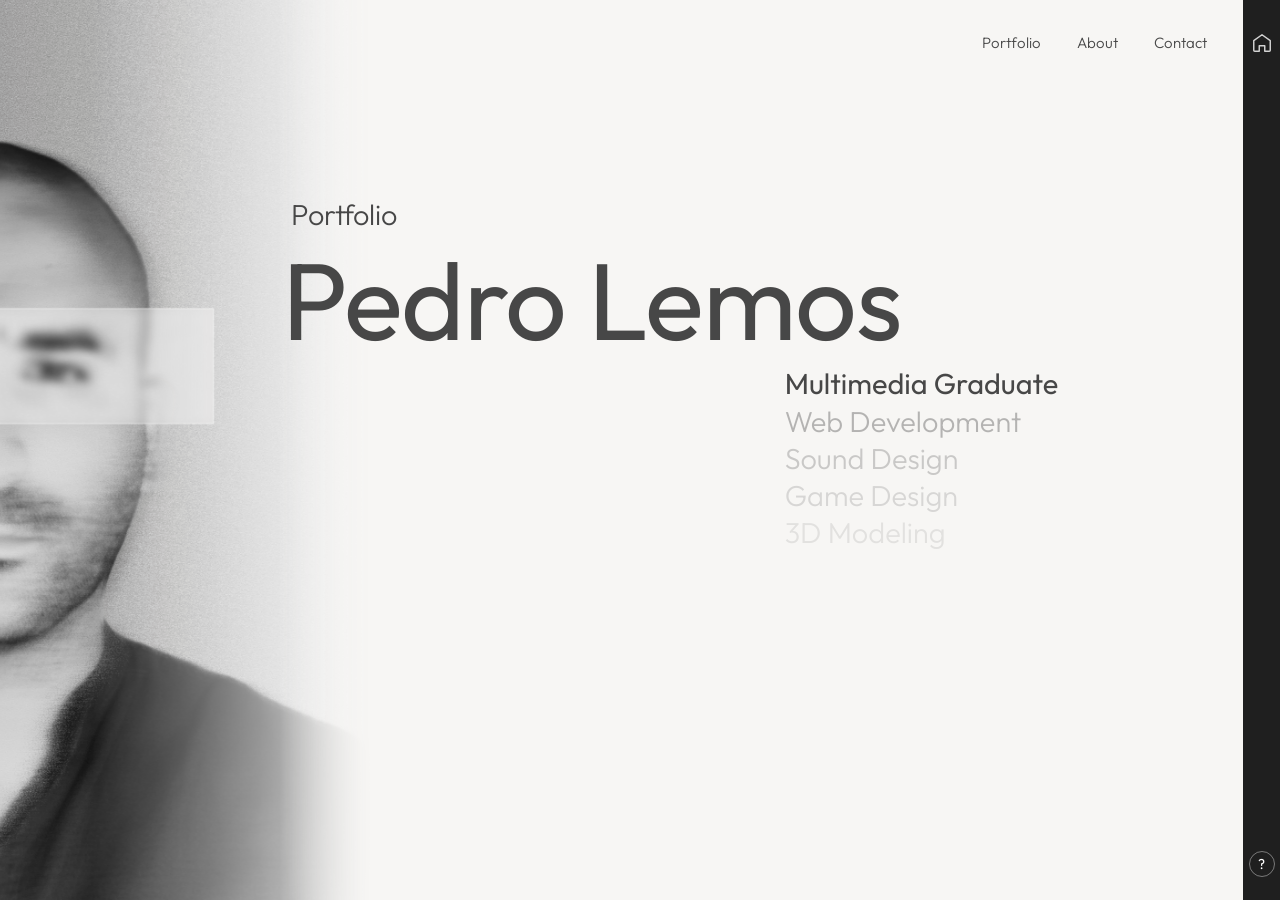
<file: index.html>
<!DOCTYPE html>
<html lang="en">
<head>
  <meta charset="UTF-8">
  <meta name="viewport" content="width=device-width, initial-scale=1.0">
  <meta name="description" content="Pedro Lemos — Multimedia Artist, UI/UX Designer, Game Designer. Portfolio showcasing creative work across multiple disciplines.">
  <title>Pedro Lemos — Portfolio</title>
  <link rel="preconnect" href="https://fonts.googleapis.com">
  <link rel="preconnect" href="https://fonts.gstatic.com" crossorigin>
  <link href="https://fonts.googleapis.com/css2?family=Outfit:wght@300;400;500&display=swap" rel="stylesheet">
  <link rel="stylesheet" href="style.css?v=2.0.2">
</head>
<body class="page-landing">

  <div class="viewport-wrapper" id="viewport-wrapper">
    <div class="landing-canvas" id="landing-canvas">

            <header class="top-nav" id="top-nav">
        <nav class="nav-links">
          <a href="portfolio.html" class="nav-link">Portfolio</a>
          <a href="about.html" class="nav-link">About</a>
          <a href="mailto:pedrotlemos@hotmail.com" class="nav-link" id="nav-contact">Contact</a>
        </nav>
      </header>

            <main class="main-layout" id="main-layout">
        
                <div class="photo-column" id="photo-column">
          <div class="photo-wrapper" id="photo-wrapper">
            <img
              src="photo.png"
              alt="Pedro Lemos portrait"
              class="photo-img photo-default"
              id="photo-default"
            />
            <img
              src="assets/PhotoMe_Hover.png"
              alt="Pedro Lemos portrait hover"
              class="photo-img photo-hover"
              id="photo-hover"
            />
          </div>
        </div>

                <div class="content-group" id="content-group">
                    <span class="label-portfolio" id="label-portfolio">Portfolio</span>
          
                    <h1 class="hero-name" id="hero-name">Pedro Lemos</h1>
          
                    <div class="skills-block" id="skills-block">
            <p class="skill-item skill--primary" id="skill-multimedia">Multimedia Graduate</p>
            <p class="skill-item skill--sub1" id="skill-uiux">Web Development</p>
            <p class="skill-item skill--sub2" id="skill-sound">Sound Design</p>
            <p class="skill-item skill--sub3" id="skill-game">Game Design</p>
            <p class="skill-item skill--sub4" id="skill-3d">3D Modeling</p>
          </div>
        </div>

      </main>

            <aside class="right-accent-bar" id="right-accent-bar">
        <a href="index.html" class="home-btn" aria-label="Go to Home Page">
          <svg width="22" height="22" viewBox="0 0 24 24" fill="none" stroke="currentColor" stroke-width="1.6" stroke-linecap="round" stroke-linejoin="round">
            <path d="M3 9.5L12 3l9 6.5V20a1 1 0 0 1-1 1h-5v-6h-6v6H4a1 1 0 0 1-1-1V9.5z"/>
          </svg>
        </a>
        <button class="hamburger-btn" id="hamburger-btn" aria-label="Toggle Menu">
          <span class="hamburger-line"></span>
          <span class="hamburger-line"></span>
          <span class="hamburger-line"></span>
        </button>
        <button class="info-btn" id="info-btn" aria-label="About this portfolio">?</button>
      </aside>

    </div>
  </div>

    <div class="modal-overlay" id="info-modal">
    <div class="modal-content">
      <button class="modal-close" id="modal-close" aria-label="Close modal">&times;</button>
      <h2 class="modal-title">About this Portfolio</h2>
      <div class="modal-body">
        <p>This website serves as an evolving digital canvas and personal archive, a space to document independent projects.</p>
        <p><strong>Stack:</strong> Vanilla HTML5 / CSS3 / JavaScript</p>
      </div>
    </div>
  </div>

  <div class="mobile-block-overlay" id="mobile-block-overlay">
    <div class="mobile-block-box">
      <svg class="mobile-block-icon" viewBox="0 0 24 24" fill="none" stroke="currentColor" stroke-width="1.6" stroke-linecap="round" stroke-linejoin="round">
        <rect x="2" y="3" width="20" height="14" rx="2" ry="2"></rect>
        <line x1="8" y1="21" x2="16" y2="21"></line>
        <line x1="12" y1="17" x2="12" y2="21"></line>
      </svg>
      <h2 class="mobile-block-title">Desktop Experience Only</h2>
      <p class="mobile-block-text">This website is not yet optimized for mobile devices. Please visit on a desktop or laptop computer for the intended experience.</p>
      <span class="mobile-block-tag">Mobile Version In Progress</span>
    </div>
  </div>

  <script src="main.js"></script>
</body>
</html>
</file>
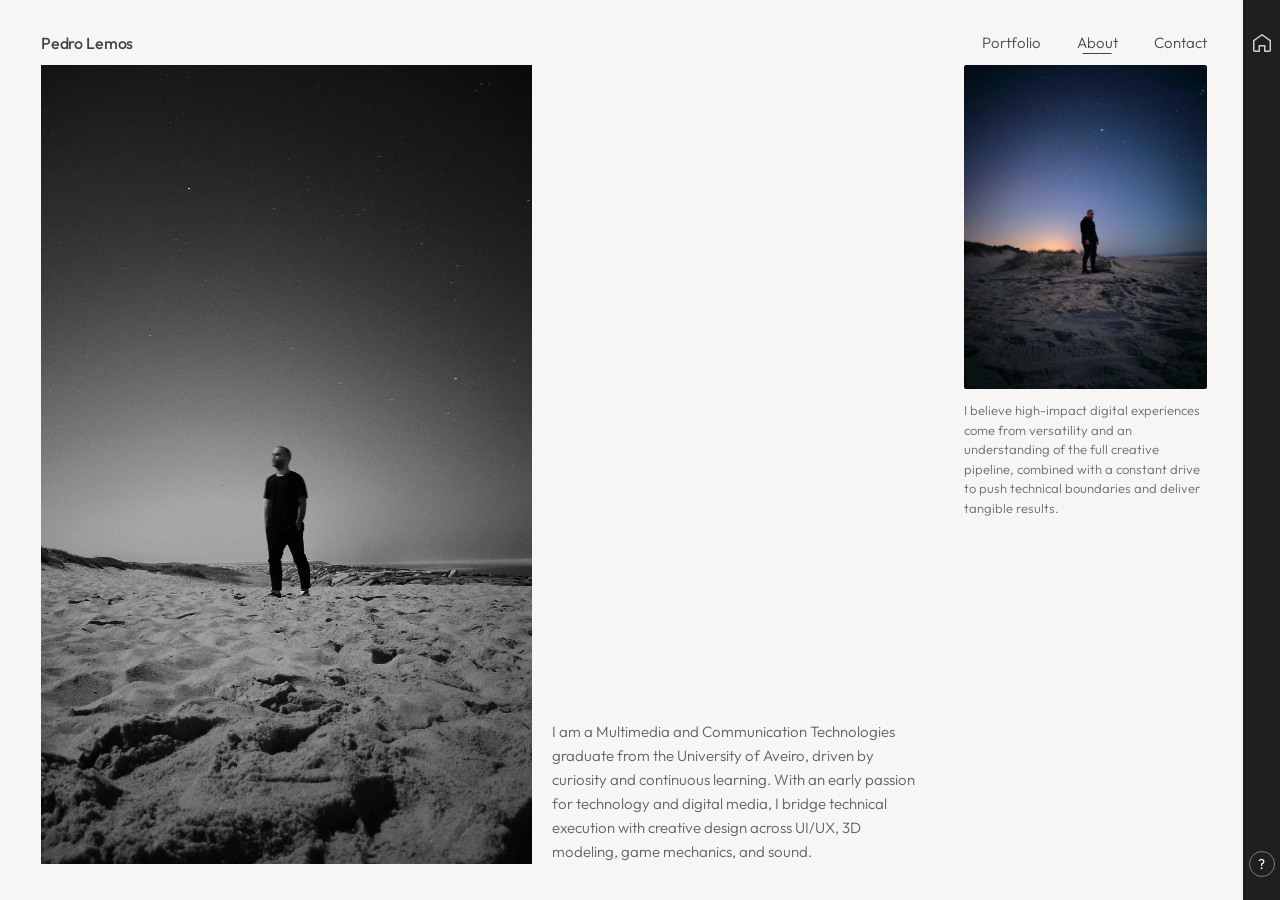
<file: about.html>
<!DOCTYPE html>
<html lang="en">

<head>
  <meta charset="UTF-8">
  <meta name="viewport" content="width=device-width, initial-scale=1.0">
  <meta name="description" content="Pedro Lemos — About">
  <title>Pedro Lemos — About</title>
  <link rel="preconnect" href="https://fonts.googleapis.com">
  <link rel="preconnect" href="https://fonts.gstatic.com" crossorigin>
  <link href="https://fonts.googleapis.com/css2?family=Outfit:wght@300;400;500&display=swap" rel="stylesheet">
  <link rel="preload" as="image" href="assets/photo_about.webp" type="image/webp" fetchpriority="high">
  <link rel="preload" as="image" href="assets/photo_about3.webp" type="image/webp" fetchpriority="high">
  <link rel="stylesheet" href="style.css?v=2.0.2">
</head>

<body class="page-about">

  <div class="viewport-wrapper" id="viewport-wrapper">
    <div class="landing-canvas" id="landing-canvas">

            <a href="index.html" class="logo-brand">Pedro Lemos</a>

            <header class="top-nav" id="top-nav">
        <nav class="nav-links">
          <a href="portfolio.html" class="nav-link">Portfolio</a>
          <a href="about.html" class="nav-link active">About</a>
          <a href="mailto:pedrotlemos@hotmail.com" class="nav-link" id="nav-contact">Contact</a>
        </nav>
      </header>

            <main class="about-container" id="about-container">

                <div class="about-left-col">
          <div class="about-photo-wrapper">
            <picture>
              <source srcset="assets/photo_about.webp" type="image/webp">
              <img src="assets/photo_about.jpg" alt="Pedro Lemos Portrait" class="about-photo-img" loading="eager"
                fetchpriority="high" decoding="async" />
            </picture>
          </div>
        </div>

                <div class="about-center-col">
          <div class="about-description">
            <p class="about-bio">I am a Multimedia and Communication Technologies graduate from the University of
              Aveiro, driven by curiosity and continuous learning. With an early passion for technology and digital
              media, I bridge technical execution with creative design across UI/UX, 3D modeling, game mechanics, and
              sound.</p>
          </div>
        </div>

                <div class="about-right-col">
          <div class="secondary-card">
            <div class="secondary-photo-wrapper">
              <picture>
                <source srcset="assets/photo_about3.webp" type="image/webp">
                <img src="assets/photo_about3.jpg" alt="Creative Experiment" class="secondary-photo-img" loading="eager"
                  fetchpriority="high" decoding="async" />
              </picture>
            </div>
            <p class="secondary-photo-caption">
              I believe high-impact digital experiences come from versatility and an understanding of the full creative pipeline, combined with a constant drive to push technical boundaries and deliver tangible results.
            </p>
          </div>
        </div>

      </main>

            <aside class="right-accent-bar" id="right-accent-bar">
        <a href="index.html" class="home-btn" aria-label="Go to Home Page">
          <svg width="22" height="22" viewBox="0 0 24 24" fill="none" stroke="currentColor" stroke-width="1.6"
            stroke-linecap="round" stroke-linejoin="round">
            <path d="M3 9.5L12 3l9 6.5V20a1 1 0 0 1-1 1h-5v-6h-6v6H4a1 1 0 0 1-1-1V9.5z" />
          </svg>
        </a>
        <button class="hamburger-btn" id="hamburger-btn" aria-label="Toggle Menu">
          <span class="hamburger-line"></span>
          <span class="hamburger-line"></span>
          <span class="hamburger-line"></span>
        </button>
        <button class="info-btn" id="info-btn" aria-label="About this portfolio">?</button>
      </aside>

    </div>
  </div>

    <div class="modal-overlay" id="info-modal">
    <div class="modal-content">
      <button class="modal-close" id="modal-close" aria-label="Close modal">&times;</button>
      <h2 class="modal-title">About this Portfolio</h2>
      <div class="modal-body">
        <p>This website serves as an evolving digital canvas and personal archive, a space to document independent
          projects.</p>
        <p><strong>Stack & Performance:</strong> Vanilla HTML5 / CSS3 / JavaScript - Optimized WebP & Inline SVG
          - Priority Fetching</p>
      </div>
    </div>
  </div>

  <div class="mobile-block-overlay" id="mobile-block-overlay">
    <div class="mobile-block-box">
      <svg class="mobile-block-icon" viewBox="0 0 24 24" fill="none" stroke="currentColor" stroke-width="1.6" stroke-linecap="round" stroke-linejoin="round">
        <rect x="2" y="3" width="20" height="14" rx="2" ry="2"></rect>
        <line x1="8" y1="21" x2="16" y2="21"></line>
        <line x1="12" y1="17" x2="12" y2="21"></line>
      </svg>
      <h2 class="mobile-block-title">Desktop Experience Only</h2>
      <p class="mobile-block-text">This website is not yet optimized for mobile devices. Please visit on a desktop or laptop computer for the intended experience.</p>
      <span class="mobile-block-tag">Mobile Version In Progress</span>
    </div>
  </div>

  <script src="main.js"></script>
</body>

</html>
</file>
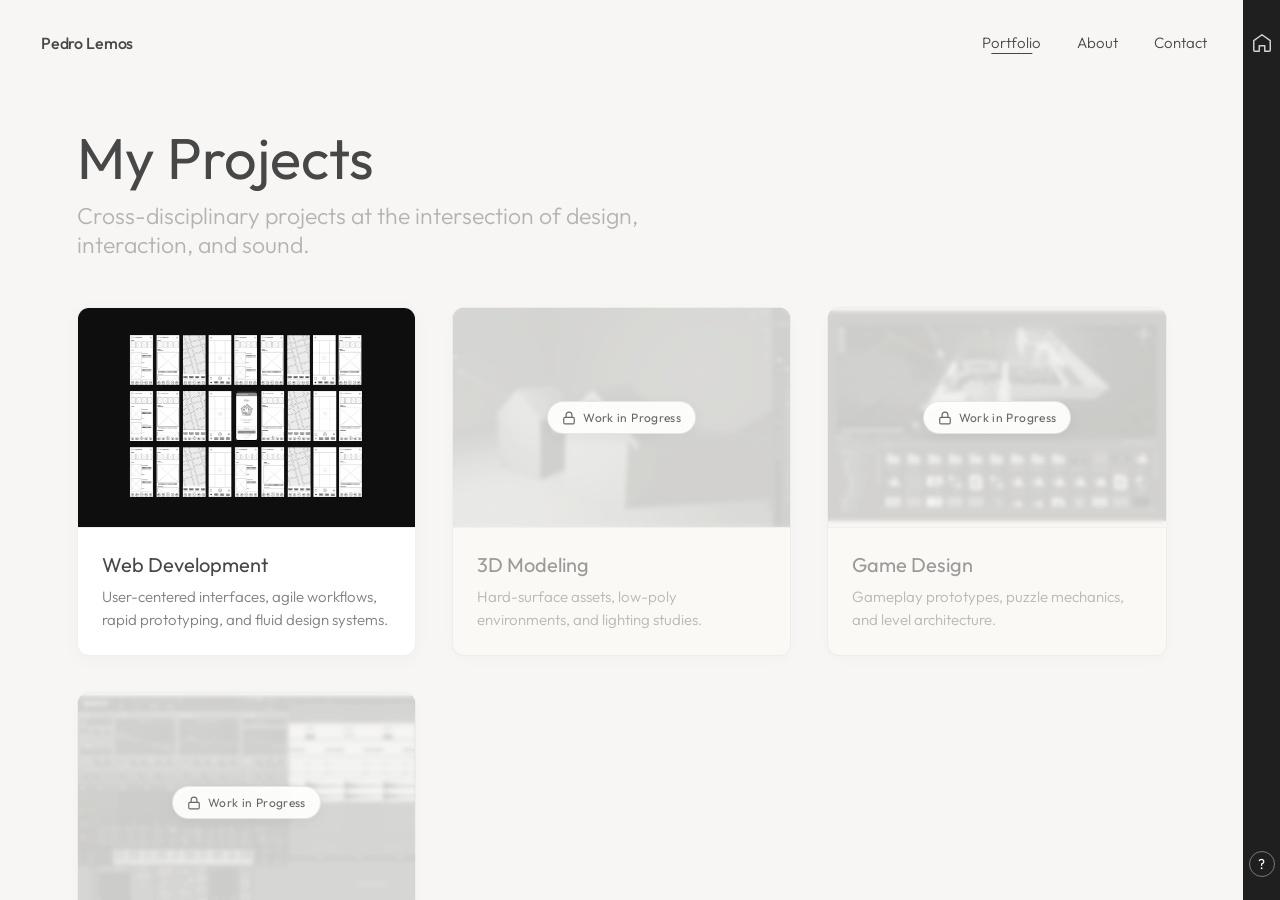
<file: portfolio.html>
<!DOCTYPE html>
<html lang="en">

<head>
  <meta charset="UTF-8">
  <meta name="viewport" content="width=device-width, initial-scale=1.0">
  <meta name="description"
    content="Pedro Lemos — Portfolio Showcase. Selected works in UI/UX Design, Sound Design, Game Design, and 3D Modeling.">
  <title>Pedro Lemos — Portfolio Projects</title>
  <link rel="preconnect" href="https://fonts.googleapis.com">
  <link rel="preconnect" href="https://fonts.gstatic.com" crossorigin>
  <link href="https://fonts.googleapis.com/css2?family=Outfit:wght@300;400;500&display=swap" rel="stylesheet">
  <link rel="preload" as="image" href="assets/uiux_design_preview.webp" type="image/webp" fetchpriority="high">
  <link rel="preload" as="image" href="assets/3d_modeling_preview.webp" type="image/webp" fetchpriority="high">
  <link rel="preload" as="image" href="assets/game_design_preview.webp" type="image/webp" fetchpriority="high">
  <link rel="preload" as="image" href="assets/sound_design_preview.webp" type="image/webp" fetchpriority="high">
  <link rel="stylesheet" href="style.css?v=2.0.2">
</head>

<body class="page-portfolio">

  <div class="viewport-wrapper" id="viewport-wrapper">
    <div class="landing-canvas" id="landing-canvas">

            <a href="index.html" class="logo-brand">Pedro Lemos</a>

            <header class="top-nav" id="top-nav">
        <nav class="nav-links">
          <a href="portfolio.html" class="nav-link active">Portfolio</a>
          <a href="about.html" class="nav-link">About</a>
          <a href="mailto:pedrotlemos@hotmail.com" class="nav-link" id="nav-contact">Contact</a>
        </nav>
      </header>

            <main class="portfolio-main" id="portfolio-main">

                <div class="portfolio-header-block">
          <h1 class="portfolio-title">My Projects</h1>
          <p class="portfolio-subtitle">Cross-disciplinary projects at the intersection of design, interaction, and
            sound.</p>
        </div>

                <div class="portfolio-grid">

                    <a href="uiux.html" class="project-card project-card--active" aria-label="Explore Web Development Projects">
            <div class="card-image-wrapper">
              <picture>
                <source srcset="assets/uiux_design_preview.webp" type="image/webp">
                <img src="assets/uiux_design_preview.png" alt="Micropolariscope Web Development Preview" class="card-img" loading="eager"
                  fetchpriority="high" decoding="async" />
              </picture>
            </div>
            <div class="card-info">
              <h2 class="card-title">Web Development</h2>
              <p class="card-desc">User-centered interfaces, agile workflows, rapid prototyping, and fluid design systems.</p>
            </div>
          </a>

                    <article class="project-card project-card--locked" aria-label="3D Modeling (Work in Progress)">
            <div class="card-image-wrapper">
              <picture>
                <source srcset="assets/3d_modeling_preview.webp" type="image/webp">
                <img src="assets/3d_modeling_preview.png" alt="3D Modeling Preview" class="card-img card-img--3d" loading="eager"
                  fetchpriority="high" decoding="async" />
              </picture>
              <div class="locked-overlay">
                <div class="lock-pill">
                  <svg width="14" height="14" viewBox="0 0 24 24" fill="none" stroke="currentColor" stroke-width="2" stroke-linecap="round" stroke-linejoin="round">
                    <rect x="3" y="11" width="18" height="11" rx="2" ry="2"></rect>
                    <path d="M7 11V7a5 5 0 0 1 10 0v4"></path>
                  </svg>
                  <span>Work in Progress</span>
                </div>
              </div>
            </div>
            <div class="card-info">
              <h2 class="card-title">3D Modeling</h2>
              <p class="card-desc">Hard-surface assets, low-poly environments, and lighting studies.</p>
            </div>
          </article>

                    <article class="project-card project-card--locked" aria-label="Game Design (Work in Progress)">
            <div class="card-image-wrapper">
              <picture>
                <source srcset="assets/game_design_preview.webp" type="image/webp">
                <img src="assets/game_design_preview.png" alt="Game Design Preview" class="card-img" loading="eager"
                  fetchpriority="high" decoding="async" />
              </picture>
              <div class="locked-overlay">
                <div class="lock-pill">
                  <svg width="14" height="14" viewBox="0 0 24 24" fill="none" stroke="currentColor" stroke-width="2" stroke-linecap="round" stroke-linejoin="round">
                    <rect x="3" y="11" width="18" height="11" rx="2" ry="2"></rect>
                    <path d="M7 11V7a5 5 0 0 1 10 0v4"></path>
                  </svg>
                  <span>Work in Progress</span>
                </div>
              </div>
            </div>
            <div class="card-info">
              <h2 class="card-title">Game Design</h2>
              <p class="card-desc">Gameplay prototypes, puzzle mechanics, and level architecture.</p>
            </div>
          </article>

                    <article class="project-card project-card--locked" aria-label="Sound Design (Work in Progress)">
            <div class="card-image-wrapper">
              <picture>
                <source srcset="assets/sound_design_preview.webp" type="image/webp">
                <img src="assets/sound_design_preview.png" alt="Sound Design Preview" class="card-img" loading="eager"
                  fetchpriority="high" decoding="async" />
              </picture>
              <div class="locked-overlay">
                <div class="lock-pill">
                  <svg width="14" height="14" viewBox="0 0 24 24" fill="none" stroke="currentColor" stroke-width="2" stroke-linecap="round" stroke-linejoin="round">
                    <rect x="3" y="11" width="18" height="11" rx="2" ry="2"></rect>
                    <path d="M7 11V7a5 5 0 0 1 10 0v4"></path>
                  </svg>
                  <span>Work in Progress</span>
                </div>
              </div>
            </div>
            <div class="card-info">
              <h2 class="card-title">Sound Design</h2>
              <p class="card-desc">From custom audio synthesis to spatial mixing, soundscapes and mastering.</p>
            </div>
          </article>

        </div>

      </main>

            <aside class="right-accent-bar" id="right-accent-bar">
        <a href="index.html" class="home-btn" aria-label="Go to Home Page">
          <svg width="22" height="22" viewBox="0 0 24 24" fill="none" stroke="currentColor" stroke-width="1.6"
            stroke-linecap="round" stroke-linejoin="round">
            <path d="M3 9.5L12 3l9 6.5V20a1 1 0 0 1-1 1h-5v-6h-6v6H4a1 1 0 0 1-1-1V9.5z" />
          </svg>
        </a>
        <button class="hamburger-btn" id="hamburger-btn" aria-label="Toggle Menu">
          <span class="hamburger-line"></span>
          <span class="hamburger-line"></span>
          <span class="hamburger-line"></span>
        </button>
        <button class="info-btn" id="info-btn" aria-label="About this portfolio">?</button>
      </aside>

    </div>
  </div>

    <div class="modal-overlay" id="info-modal">
    <div class="modal-content">
      <button class="modal-close" id="modal-close" aria-label="Close modal">&times;</button>
      <h2 class="modal-title">About this Portfolio</h2>
      <div class="modal-body">
        <p>This website serves as an evolving digital canvas and personal archive, a space to document independent projects.</p>
        <p><strong>Stack & Performance:</strong> Vanilla HTML5 / CSS3 / JavaScript - Optimized WebP & Inline SVG - Priority Fetching</p>
      </div>
    </div>
  </div>

  <div class="mobile-block-overlay" id="mobile-block-overlay">
    <div class="mobile-block-box">
      <svg class="mobile-block-icon" viewBox="0 0 24 24" fill="none" stroke="currentColor" stroke-width="1.6" stroke-linecap="round" stroke-linejoin="round">
        <rect x="2" y="3" width="20" height="14" rx="2" ry="2"></rect>
        <line x1="8" y1="21" x2="16" y2="21"></line>
        <line x1="12" y1="17" x2="12" y2="21"></line>
      </svg>
      <h2 class="mobile-block-title">Desktop Experience Only</h2>
      <p class="mobile-block-text">This website is not yet optimized for mobile devices. Please visit on a desktop or laptop computer for the intended experience.</p>
      <span class="mobile-block-tag">Mobile Version In Progress</span>
    </div>
  </div>

  <script src="main.js"></script>
</body>

</html>
</file>
<file: style.css>
:root {
  --bg-color: #f7f6f4;
  --dark-bar-bg: #1f1f1f;
  --text-main: #474747;

    --text-sub1: rgba(71, 71, 71, 0.38);
  --text-sub2: rgba(71, 71, 71, 0.26);
  --text-sub3: rgba(71, 71, 71, 0.18);
  --text-sub4: rgba(71, 71, 71, 0.12);

  --font-family: 'Outfit', -apple-system, BlinkMacSystemFont, sans-serif;

    --right-bar-w: clamp(36px, 2.86vw, 55px);
  --nav-top: clamp(20px, 3.7vh, 40px);
  --nav-right-gap: clamp(24px, 2.86vw, 55px);

    --gap-top-portfolio: clamp(140px, 29vh, 314px);
  --gap-portfolio-name: clamp(14px, 1.74vw, 33.39px);
  --gap-photo-name: clamp(32px, 4.61vw, 88.61px);
  --gap-name-skills: clamp(14px, 1.66vw, 31.83px);
}

*,
*::before,
*::after {
  margin: 0;
  padding: 0;
  box-sizing: border-box;
}

html,
body {
  width: 100%;
  height: 100%;
  overflow: hidden;
  background-color: var(--bg-color);
  font-family: var(--font-family);
  color: var(--text-main);
  -webkit-font-smoothing: antialiased;
  -moz-osx-font-smoothing: grayscale;
}

.viewport-wrapper {
  width: 100vw;
  height: 100vh;
  overflow: hidden;
  position: relative;
  background-color: var(--bg-color);
}

.landing-canvas {
  width: 100%;
  height: 100%;
  display: grid;
  grid-template-columns: 1fr var(--right-bar-w);
  position: relative;
}

.right-accent-bar {
  background-color: var(--dark-bar-bg);
  height: 100%;
  width: 100%;
  z-index: 25;
  position: relative;
}

.home-btn {
  position: absolute;
  top: calc(var(--nav-top) - 6px);
  left: 50%;
  transform: translateX(-50%);
  width: 32px;
  height: 32px;
  display: flex;
  align-items: center;
  justify-content: center;
  color: rgba(255, 255, 255, 0.8);
  text-decoration: none;
  z-index: 30;
  outline: none;
  transition: color 0.3s ease, transform 0.3s ease, opacity 0.3s ease;
}

.home-btn:hover {
  color: #ffffff;
  transform: translateX(-50%) scale(1.1);
}

body.initial-load .home-btn {
  animation: info-btn-reveal 0.8s cubic-bezier(0.22, 1, 0.36, 1) 0.15s both;
}

.hamburger-btn {
  display: none !important;   position: absolute;
  top: calc(var(--nav-top) - 4px);
  left: 50%;
  transform: translateX(-50%);
  flex-direction: column;
  justify-content: space-between;
  width: 22px;
  height: 14px;
  background: none;
  border: none;
  padding: 0;
  cursor: pointer;
  z-index: 30;
  outline: none;
}

.hamburger-line {
  width: 100%;
  height: 2px;
  background-color: #ffffff;
  border-radius: 2px;
  transition: opacity 0.3s ease;
}

.hamburger-btn:hover .hamburger-line {
  opacity: 0.7;
}

.info-btn {
  position: absolute;
  bottom: clamp(12px, 1.8vw, 28px);
  left: 50%;
  transform: translateX(-50%);
  width: 26px;
  height: 26px;
  border: 1px solid rgba(255, 255, 255, 0.4);
  border-radius: 50%;
  background: none;
  color: #ffffff;
  font-family: 'Outfit', sans-serif;
  font-size: 14px;
  font-weight: 400;
  display: flex;
  align-items: center;
  justify-content: center;
  cursor: pointer;
  z-index: 30;
  outline: none;
  transition: border-color 0.3s ease, background-color 0.3s ease, transform 0.3s ease;
}

.info-btn:hover {
  border-color: #ffffff;
  background-color: rgba(255, 255, 255, 0.1);
  transform: translateX(-50%) scale(1.05);
}

body.initial-load .info-btn {
  animation: info-btn-reveal 0.8s cubic-bezier(0.22, 1, 0.36, 1) 0.25s both;
}

@keyframes info-btn-reveal {
  from {
    opacity: 0;
    transform: translateX(-50%) translateY(16px);
  }
  to {
    opacity: 1;
    transform: translateX(-50%) translateY(0);
  }
}

body.initial-load .right-accent-bar {
  transform-origin: top;
  animation: bar-reveal 1s cubic-bezier(0.22, 1, 0.36, 1) 0.05s both;
}

body.initial-load .hamburger-btn {
  animation: nav-link-reveal 0.75s cubic-bezier(0.22, 1, 0.36, 1) both;
  animation-delay: 0.15s;
}

.top-nav {
  position: absolute;
  top: var(--nav-top);
  right: calc(var(--right-bar-w) + var(--nav-right-gap));
  z-index: 30;
}

.logo-brand {
  position: absolute;
  top: var(--nav-top);
  left: clamp(24px, 3.2vw, 55px);
  z-index: 30;
  font-weight: 500;
  font-size: clamp(16px, 1.2vw, 23px);
  letter-spacing: -0.01em;
  color: var(--text-main);
  text-decoration: none;
  transition: opacity 0.3s ease;
}

.logo-brand:hover {
  opacity: 0.65;
}

body.initial-load .logo-brand {
  animation: nav-link-reveal 0.75s cubic-bezier(0.22, 1, 0.36, 1) both;
  animation-delay: 0.05s;
}

.nav-links {
  display: flex;
  align-items: center;
  gap: clamp(24px, 2.8vw, 48px);
}

body.initial-load .nav-link {
  animation: nav-link-reveal 0.75s cubic-bezier(0.22, 1, 0.36, 1) both;
}

body.initial-load .nav-links a:nth-child(1) { animation-delay: 0.10s; }
body.initial-load .nav-links a:nth-child(2) { animation-delay: 0.22s; }
body.initial-load .nav-links a:nth-child(3) { animation-delay: 0.34s; }

.nav-link {
  position: relative;
  display: inline-flex;
  justify-content: center;
  align-items: center;
  font-weight: 300 !important;
  font-size: clamp(15px, 1.1vw, 21px);
  color: var(--text-main);
  text-decoration: none;
  transition: opacity 0.3s ease;
  padding-bottom: 2px;
}

.nav-link::after {
  content: '';
  position: absolute;
  bottom: 0;
  left: 50%;
  transform: translateX(-50%);
  width: 0%;
  height: 1px;
  background-color: currentColor;
  transition: width 0.35s cubic-bezier(0.25, 1, 0.5, 1);
}

.nav-link:hover,
.nav-link.active {
  opacity: 0.65;
}

.nav-link:hover::after,
.nav-link.active::after {
  width: 70%;
}

.main-layout {
  position: relative;
  width: 100%;
  height: 100%;
  display: flex;
  align-items: stretch;
  overflow: hidden;
}

.photo-column {
  height: 100%;
  aspect-ratio: 380 / 920;
  max-width: 35vw;
  position: relative;
  overflow: hidden;
  z-index: 2;
  flex-shrink: 0;
  animation: photo-reveal 1.2s cubic-bezier(0.22, 1, 0.36, 1) 0.15s both;

    mask-image: linear-gradient(to right, #000 75%, transparent 100%);
  -webkit-mask-image: linear-gradient(to right, #000 75%, transparent 100%);
}

.photo-wrapper {
  position: relative;
  width: 100%;
  height: 100%;
  will-change: transform;
}

.photo-img {
  position: absolute;
  top: 0;
  left: 0;
  width: 100%;
  height: 100%;
  object-fit: cover;
  object-position: center left;
  display: block;
  filter: grayscale(100%);
  transition: opacity 0.6s ease, filter 0.6s ease;
}

.photo-default {
  z-index: 1;
  opacity: 1;
}

.photo-hover {
  z-index: 2;
  opacity: 0;
}

.photo-column:hover .photo-hover {
  opacity: 1;
  filter: grayscale(40%);
}

.photo-column:hover .photo-default {
  filter: grayscale(40%);
}

.content-group {
  position: absolute;
  top: clamp(95px, 21.8vh, 240px);
  left: clamp(260px, 22vw, 340px);
  display: flex;
  flex-direction: column;
  align-items: flex-start;
  z-index: 10;
  pointer-events: auto;
}

.label-portfolio {
  font-weight: 300;
  font-size: clamp(20.2px, 2.26vw, 43.5px);
  color: var(--text-main);
  letter-spacing: -0.2px;
  margin-left: clamp(6px, 0.75vw, 12px);
  margin-bottom: var(--gap-portfolio-name);
  animation: text-entrance-up 0.85s cubic-bezier(0.22, 1, 0.36, 1) 0.22s both;
}

.hero-name {
  font-weight: 400;
  font-size: clamp(51.5px, 8.53vw, 163.7px);
  line-height: 0.82;
  letter-spacing: -0.01em;
  color: var(--text-main);
  white-space: nowrap;
  margin-bottom: var(--gap-name-skills);
  animation: text-entrance-up 0.9s cubic-bezier(0.22, 1, 0.36, 1) 0.32s both;
}

.skills-block {
  align-self: flex-end;
  margin-left: clamp(350px, 39.3vw, 754px);
  display: flex;
  flex-direction: column;
  gap: 2px;
  text-align: left;
  width: clamp(220px, 16.05vw, 308px);
  max-width: 100%;
}

.skill-item {
  font-weight: 300;
  font-size: clamp(20.2px, 2.26vw, 43.5px);
  line-height: 1.22;
  text-rendering: geometricPrecision;
  -webkit-font-smoothing: antialiased;
  -moz-osx-font-smoothing: grayscale;
  transition: color 0.3s ease, transform 0.3s ease;
  cursor: default;
  white-space: nowrap;
  animation: skill-cascade 0.65s cubic-bezier(0.22, 1, 0.36, 1) both;
}

.skill-item:not(.skill--primary):hover {
  transform: translateX(4px);
  color: var(--text-main) !important;
}

.skill--primary { color: var(--text-main); font-weight: 400; animation-delay: 0.45s; }
.skill--sub1    { color: var(--text-sub1); animation-delay: 0.55s; }
.skill--sub2    { color: var(--text-sub2); animation-delay: 0.65s; }
.skill--sub3    { color: var(--text-sub3); animation-delay: 0.75s; }
.skill--sub4    { color: var(--text-sub4); animation-delay: 0.85s; }

@keyframes skill-cascade {
  from {
    opacity: 0;
    transform: translateY(-14px);
  }
  to {
    opacity: 1;
    transform: translateY(0);
  }
}

@keyframes text-entrance-up {
  from {
    opacity: 0;
    transform: translateY(28px);
  }
  to {
    opacity: 1;
    transform: translateY(0);
  }
}

@keyframes content-page-entrance {
  from {
    opacity: 0;
    transform: translateY(22px);
  }
  to {
    opacity: 1;
    transform: translateY(0);
  }
}

@keyframes about-fade-in {
  from {
    opacity: 0;
    filter: blur(4px);
  }
  to {
    opacity: 1;
    filter: blur(0);
  }
}

@keyframes about-fade-up {
  from {
    opacity: 0;
    transform: translateY(24px);
  }
  to {
    opacity: 1;
    transform: translateY(0);
  }
}

@keyframes bar-reveal {
  from {
    opacity: 0;
    transform: scaleY(0);
  }
  to {
    opacity: 1;
    transform: scaleY(1);
  }
}

@keyframes nav-link-reveal {
  from {
    opacity: 0;
    transform: translateY(-16px);
  }
  to {
    opacity: 1;
    transform: translateY(0);
  }
}

@keyframes photo-reveal {
  from {
    opacity: 0;
    filter: blur(4px) grayscale(100%);
  }
  to {
    opacity: 1;
    filter: blur(0px) grayscale(100%);
  }
}

@media (min-width: 1921px) {
  :root {
    --right-bar-w: 2.86vw;
    --nav-top: 3.7vh;
    --nav-right-gap: 2.86vw;
    --gap-top-portfolio: 29vh;
    --gap-portfolio-name: 1.74vw;
    --gap-photo-name: 4.61vw;
    --gap-name-skills: 1.66vw;
  }

  .nav-link {
    font-size: 1.1vw;
  }

  .logo-brand {
    font-size: 1.2vw;
  }

  .photo-column {
    max-width: 35vw;
  }

  .content-group {
    top: 21.8vh;
    left: 22vw;
  }

  .label-portfolio {
    font-size: 2.46vw;
    margin-left: 0.75vw;
  }

  .hero-name {
    font-size: 9.27vw;
  }

  .skills-block {
    margin-left: 42.7vw;
    width: 17.45vw;
  }

  .skill-item {
    font-size: 2.46vw;
  }
}


@media (max-width: 1024px) {
  .content-group {
    left: calc(28vw + 24px);
    max-width: calc(100vw - 28vw - var(--right-bar-w) - 40px);
  }

  .skills-block {
    align-self: flex-start;
    margin-left: 20px;
  }
}

@media (max-width: 768px) {

  html,
  body {
    overflow-y: auto;
    height: auto;
  }

  .viewport-wrapper {
    height: auto;
    min-height: 100vh;
  }

  .landing-canvas {
    grid-template-columns: 1fr 20px;
    height: auto;
    min-height: 100vh;
  }

  .main-layout {
    flex-direction: column;
    height: auto;
  }

  .photo-column {
    width: 100%;
    max-width: 100%;
    height: 44vh;
    min-height: 300px;
    aspect-ratio: auto;
    mask-image: linear-gradient(to bottom, #000 80%, transparent 100%);
    -webkit-mask-image: linear-gradient(to bottom, #000 80%, transparent 100%);
  }

  .content-group {
    position: relative;
    top: auto;
    left: auto;
    padding: 32px 20px 60px;
    max-width: 100%;
  }

  .skills-block {
    align-self: flex-start;
    margin-left: 0;
  }

  .top-nav {
    top: 16px;
    right: 36px;
  }
}

.portfolio-main {
  width: 100%;
  height: 100vh;
  overflow-y: auto;
  padding: clamp(100px, 14vh, 140px) clamp(40px, 6vw, 120px) 80px;
  scroll-behavior: smooth;
  animation: content-page-entrance 0.7s cubic-bezier(0.22, 1, 0.36, 1) both;
}

.portfolio-header-block {
  margin-bottom: 48px;
  animation: fade-up 0.8s cubic-bezier(0.22, 1, 0.36, 1) 0.1s both;
}

.back-link {
  display: inline-block;
  font-weight: 300;
  font-size: 16px;
  color: var(--text-main);
  text-decoration: none;
  margin-bottom: 16px;
  opacity: 0.7;
  transition: opacity 0.3s ease, transform 0.3s ease;
}

.back-link:hover {
  opacity: 1;
  transform: translateX(-4px);
}

.portfolio-title {
  font-weight: 400;
  font-size: clamp(36px, 4.5vw, 64px);
  color: var(--text-main);
  line-height: 1.1;
  margin-bottom: 12px;
}

.portfolio-subtitle {
  font-weight: 300;
  font-size: clamp(18px, 1.8vw, 24px);
  color: var(--text-sub1);
  max-width: 600px;
}

.portfolio-grid {
  display: grid;
  grid-template-columns: repeat(auto-fill, minmax(320px, 1fr));
  gap: 36px;
  animation: fade-up 0.8s cubic-bezier(0.22, 1, 0.36, 1) 0.25s both;
}

.project-card {
  background: #ffffff;
  border-radius: 12px;
  border: 1px solid rgba(71, 71, 71, 0.08);
  overflow: hidden;
  transition: transform 0.4s cubic-bezier(0.22, 1, 0.36, 1), box-shadow 0.4s ease, border-color 0.4s ease;
  box-shadow: 0 4px 20px rgba(0, 0, 0, 0.03);
  position: relative;
  display: flex;
  flex-direction: column;
  text-decoration: none;
  color: inherit;
}

.project-card--active {
  cursor: pointer;
}

.project-card--active:hover {
  transform: translateY(-8px);
  box-shadow: 0 16px 36px rgba(0, 0, 0, 0.09);
  border-color: rgba(71, 71, 71, 0.22);
}

.project-card--locked {
  cursor: not-allowed;
  opacity: 0.82;
  background: #faf9f7;
}

.project-card--locked:hover {
  transform: none;
  box-shadow: 0 4px 20px rgba(0, 0, 0, 0.03);
  border-color: rgba(71, 71, 71, 0.08);
}

.project-card--locked .card-img {
  filter: grayscale(100%) opacity(45%) contrast(85%);
  transform: none !important;
}

.project-card--locked .card-img.card-img--3d {
  transform: scale(1.6) translate(-4%, 3%) !important;
  transform-origin: center center;
}

.locked-overlay {
  position: absolute;
  top: 0;
  left: 0;
  width: 100%;
  height: 100%;
  display: flex;
  align-items: center;
  justify-content: center;
  background: rgba(247, 246, 244, 0.45);
  backdrop-filter: blur(2px);
  -webkit-backdrop-filter: blur(2px);
  z-index: 4;
}

.lock-pill {
  display: inline-flex;
  align-items: center;
  gap: 7px;
  background: rgba(255, 255, 255, 0.95);
  border: 1px solid rgba(71, 71, 71, 0.15);
  color: var(--text-main);
  padding: 8px 14px;
  border-radius: 24px;
  font-size: 12px;
  font-weight: 400;
  letter-spacing: 0.03em;
  box-shadow: 0 4px 14px rgba(0, 0, 0, 0.06);
}

.project-card--locked .card-title {
  color: rgba(71, 71, 71, 0.65);
}

.project-card--locked .card-desc {
  color: rgba(71, 71, 71, 0.45);
}

.card-image-wrapper {
  width: 100%;
  height: 220px;
  background-color: #faf9f7;
  display: flex;
  align-items: center;
  justify-content: center;
  overflow: hidden;
  border-bottom: 1px solid rgba(71, 71, 71, 0.06);
  position: relative;
}

.card-img {
  width: 100%;
  height: 100%;
  object-fit: cover;
  filter: grayscale(100%);
  transition: filter 0.5s ease, transform 0.5s ease;
}

.project-card--active:hover .card-img {
  transform: scale(1.05);
  filter: grayscale(10%);
}

.card-info {
  padding: 24px;
  display: flex;
  flex-direction: column;
}

.card-category {
  display: inline-block;
  font-weight: 300;
  font-size: 13px;
  letter-spacing: 0.08em;
  text-transform: uppercase;
  color: var(--text-sub1);
  margin-bottom: 8px;
}

.card-title {
  font-weight: 400;
  font-size: 20px;
  color: var(--text-main);
  margin-bottom: 8px;
  line-height: 1.3;
}

.card-desc {
  font-weight: 300;
  font-size: 15px;
  color: rgba(71, 71, 71, 0.7);
  line-height: 1.5;
}

.cat-minimal-container {
  width: 100%;
  height: 100vh;
  display: grid;
  grid-template-columns: auto 1fr;
  padding: calc(var(--nav-top) + clamp(16px, 2vh, 32px)) 0 clamp(20px, 3vh, 40px) clamp(32px, 4.5vw, 80px);
  gap: clamp(48px, 7vw, 130px);
  box-sizing: border-box;
  align-items: center;
  overflow: hidden;
  animation: about-fade-in 0.8s cubic-bezier(0.22, 1, 0.36, 1) both;
}

.cat-left-col {
  height: 100%;
  display: flex;
  flex-direction: column;
  justify-content: center;
  flex-shrink: 0;
  animation: about-fade-in 0.9s cubic-bezier(0.22, 1, 0.36, 1) 0.1s both;
}

.cat-headline-block {
  display: flex;
  flex-direction: column;
  gap: clamp(6px, 1vh, 10px);
    transform: translateY(clamp(-65px, -7.2vh, -45px));
}

.cat-back-arrow {
  display: inline-flex;
  align-items: center;
  gap: 5px;
  font-size: clamp(15px, 1.1vw, 17px);
  font-weight: 300;
  color: var(--text-main);
  text-decoration: none;
  opacity: 0.65;
  transition: opacity 0.3s ease, transform 0.3s ease;
  width: fit-content;
}

.cat-back-arrow:hover {
  opacity: 1;
  transform: translateX(-5px);
}

.cat-main-title {
  font-weight: 400;
  font-size: clamp(44px, 5.5vw, 84px);
  color: var(--text-main);
  line-height: 1.02;
  letter-spacing: -0.025em;
  white-space: nowrap;
}

.cat-right-col {
  height: 100%;
  width: 100%;
  display: flex;
  align-items: center;
  justify-content: flex-start;
  overflow-x: auto;
  overflow-y: hidden;
  padding-right: 0;
  padding-left: 0;
  padding-top: 20px;
  padding-bottom: 20px;
  scroll-behavior: smooth;
  -webkit-overflow-scrolling: touch;
  cursor: grab;
  animation: about-fade-in 0.9s cubic-bezier(0.22, 1, 0.36, 1) 0.1s both;

    scrollbar-width: none;
  -ms-overflow-style: none;
}

.cat-right-col::-webkit-scrollbar {
  display: none;
  width: 0;
  height: 0;
}

.cat-projects-row {
  display: flex;
  align-items: flex-start;
  gap: clamp(36px, 3.8vw, 64px);
  padding-right: clamp(36px, 3.8vw, 64px);
}

.cat-project-item {
  width: clamp(290px, 24vw, 380px);
  flex-shrink: 0;
  display: flex;
  flex-direction: column;
  background: transparent;
}

.cat-item-media {
  width: 100%;
  aspect-ratio: 1 / 1.04;
  border-radius: 6px;
  overflow: hidden;
  background: #faf9f7;
  border: 1px solid rgba(71, 71, 71, 0.08);
  box-shadow: 0 4px 18px rgba(0, 0, 0, 0.03);
  margin-bottom: clamp(14px, 1.8vh, 20px);
  position: relative;
  display: block;
  transition: transform 0.4s cubic-bezier(0.22, 1, 0.36, 1), box-shadow 0.4s ease, border-color 0.4s ease;
}

.cat-item-media picture {
  display: block;
  width: 100%;
  height: 100%;
}

.cat-project-item:not(.cat-project-item--locked):hover .cat-item-media {
  transform: translateY(-6px);
  box-shadow: 0 14px 30px rgba(0, 0, 0, 0.07);
  border-color: rgba(71, 71, 71, 0.2);
}

.cat-item-img {
  width: 100%;
  height: 100%;
  object-fit: cover;
  display: block;
  filter: grayscale(100%);
  transition: filter 0.5s ease, transform 0.5s ease;
}

.cat-project-item:not(.cat-project-item--locked):hover .cat-item-img {
  transform: scale(1.04);
  filter: grayscale(15%);
}

.cat-item-media--placeholder {
  background: #ffffff;
  display: flex;
  align-items: center;
  justify-content: center;
  border: 1.5px dashed rgba(71, 71, 71, 0.16);
  box-shadow: none;
}

.cat-lock-pill {
  display: inline-flex;
  align-items: center;
  gap: 8px;
  background: rgba(247, 246, 244, 0.95);
  border: 1px solid rgba(71, 71, 71, 0.14);
  color: var(--text-main);
  padding: 9px 16px;
  border-radius: 24px;
  font-size: 13px;
  font-weight: 400;
  letter-spacing: 0.03em;
  box-shadow: 0 2px 12px rgba(0, 0, 0, 0.04);
}

.cat-project-item--locked {
  opacity: 0.78;
}

.cat-project-item--locked .cat-item-title {
  color: rgba(71, 71, 71, 0.65);
}

.cat-project-item--locked .cat-item-desc {
  color: rgba(71, 71, 71, 0.45);
}

.cat-item-info {
  display: flex;
  flex-direction: column;
}

.cat-item-title {
  font-weight: 500;
  font-size: clamp(18px, 1.45vw, 23px);
  color: var(--text-main);
  margin-bottom: 8px;
  line-height: 1.25;
}

.cat-item-desc {
  font-weight: 300;
  font-size: clamp(13.5px, 0.95vw, 15px);
  color: rgba(71, 71, 71, 0.7);
  line-height: 1.5;
  margin-bottom: 16px;
  display: -webkit-box;
  -webkit-line-clamp: 2;
  line-clamp: 2;
  -webkit-box-orient: vertical;
  overflow: hidden;
}

.cat-item-action {
  display: inline-flex;
  align-items: center;
  gap: 8px;
  background: none;
  border: none;
  padding: 0;
  font-family: inherit;
  font-size: 13.5px;
  font-weight: 400;
  letter-spacing: 0.02em;
  color: var(--text-main);
  text-decoration: none;
  cursor: pointer;
  width: fit-content;
  outline: none;
  transition: transform 0.3s ease, color 0.3s ease;
}

.cat-item-action:hover {
  color: #000000;
  transform: translateX(4px);
}

.cat-item-action--disabled {
  color: rgba(71, 71, 71, 0.4);
  cursor: default;
  font-size: 12px;
  letter-spacing: 0.04em;
  text-transform: uppercase;
}

@media (max-width: 900px) {
  .cat-minimal-container {
    grid-template-columns: 1fr;
    height: auto;
    min-height: 100vh;
    overflow-y: auto;
    gap: 36px;
    padding-top: calc(var(--nav-top) + 60px);
    padding-right: var(--right-bar-w);
    align-items: flex-start;
  }

  .cat-main-title {
    white-space: normal;
  }

  .cat-headline-block {
    transform: none;
  }

  .cat-left-col {
    justify-content: flex-start;
  }

  .cat-right-col {
    overflow-x: auto;
    padding-bottom: 40px;
    padding-left: 0;
  }

  .cat-projects-row {
    gap: 32px;
  }

  .cat-project-item {
    width: clamp(260px, 75vw, 340px);
  }
}

.about-container {
  width: 100%;
  height: 100vh;
  display: grid;
  grid-template-columns: auto 1fr clamp(243px, 17.2vw, 306px);
  padding: calc(var(--nav-top) + clamp(26px, 2.5vw, 38px)) var(--right-bar-w) clamp(30px, 4vh, 60px) clamp(24px, 3.2vw, 55px);
  gap: clamp(26px, 2.8vw, 42px);
  box-sizing: border-box;
  align-items: stretch;
  animation: about-fade-in 0.8s cubic-bezier(0.22, 1, 0.36, 1) both;
}

.about-left-col {
  height: 100%;
  display: flex;
  align-items: flex-start;
  justify-content: flex-start;
  animation: about-fade-in 1s cubic-bezier(0.22, 1, 0.36, 1) 0.1s both;
}

.about-photo-wrapper {
  width: auto;
  height: 100%;
  max-height: calc(100vh - var(--nav-top) - clamp(26px, 2.5vw, 38px) - clamp(30px, 4vh, 60px));
  overflow: hidden;
  border-radius: 0;
  box-shadow: none;
  background: transparent;
  display: flex;
  align-items: flex-start;
  justify-content: flex-start;
}

.about-photo-img {
  width: auto;
  height: 100%;
  max-height: calc(100vh - var(--nav-top) - clamp(26px, 2.5vw, 38px) - clamp(30px, 4vh, 60px));
  object-fit: contain;
  filter: grayscale(100%);
}

.about-center-col {
  width: 100%;
  height: 100%;
  display: flex;
  align-items: flex-end;
  justify-content: flex-start;
  padding-bottom: 0;
  animation: about-fade-in 1s cubic-bezier(0.22, 1, 0.36, 1) 0.1s both;
}

.about-description {
  max-width: 480px;
  display: flex;
  flex-direction: column;
  gap: 20px;
  margin-left: clamp(-18px, -1.2vw, -8px);
}

.about-bio,
.about-skills-list {
  font-weight: 300;
  font-size: clamp(15px, 1.15vw, 18px);
  color: rgba(71, 71, 71, 0.85);
  line-height: 1.6;
}

.about-right-col {
  width: 100%;
  height: 100%;
  display: flex;
  flex-direction: column;
  align-items: flex-end;
  justify-content: flex-start;
  animation: about-fade-in 1s cubic-bezier(0.22, 1, 0.36, 1) 0.1s both;
}

.secondary-card {
  width: clamp(243px, 17.2vw, 306px);
  display: flex;
  flex-direction: column;
}

.secondary-photo-wrapper {
  width: 100%;
  max-height: calc(100vh - var(--nav-top) - clamp(26px, 2.5vw, 38px) - 140px);
  aspect-ratio: 3 / 4;
  overflow: hidden;
  border-radius: 2px;
  background: transparent;
}

.secondary-photo-img {
  width: 100%;
  height: 100%;
  object-fit: cover;
}

.secondary-photo-caption {
  font-weight: 300;
  font-size: clamp(13px, 0.95vw, 15px);
  color: rgba(71, 71, 71, 0.8);
  line-height: 1.5;
  margin-top: clamp(12px, 1.3vh, 18px);
}

@media (max-width: 1024px) {
  .about-container {
    grid-template-columns: 1fr;
    height: auto;
    overflow-y: auto;
    padding-bottom: 80px;
    gap: 36px;
    align-items: start;
  }

  .about-left-col {
    justify-content: center;
  }

  .about-photo-wrapper {
    max-height: 50vh;
  }

  .about-center-col,
  .about-right-col {
    align-items: flex-start;
  }

  .secondary-card {
    max-width: 100%;
  }
}

.modal-overlay {
  position: fixed;
  top: 0;
  left: 0;
  width: 100vw;
  height: 100vh;
  background-color: rgba(0, 0, 0, 0.4);
  backdrop-filter: blur(8px);
  -webkit-backdrop-filter: blur(8px);
  z-index: 100;
  display: flex;
  align-items: center;
  justify-content: center;
  opacity: 0;
  pointer-events: none;
  transition: opacity 0.4s cubic-bezier(0.22, 1, 0.36, 1);
}

.modal-overlay.active {
  opacity: 1;
  pointer-events: auto;
}

.modal-content {
  background-color: #ffffff;
  border-radius: 12px;
  width: 90%;
  max-width: 485px;
  padding: 36px;
  box-shadow: 0 20px 40px rgba(0, 0, 0, 0.15);
  position: relative;
  transform: translateY(20px) scale(0.95);
  transition: transform 0.4s cubic-bezier(0.22, 1, 0.36, 1);
}

.modal-overlay.active .modal-content {
  transform: translateY(0) scale(1);
}

.modal-close {
  position: absolute;
  top: 20px;
  right: 20px;
  background: none;
  border: none;
  font-size: 28px;
  line-height: 1;
  color: var(--text-main);
  opacity: 0.6;
  cursor: pointer;
  padding: 4px;
  transition: opacity 0.2s ease, transform 0.2s ease;
  outline: none;
}

.modal-close:hover {
  opacity: 1;
  transform: scale(1.1);
}

.modal-title {
  font-weight: 400;
  font-size: 24px;
  color: var(--text-main);
  margin-bottom: 20px;
}

.modal-body {
  font-weight: 300;
  font-size: 15px;
  color: rgba(71, 71, 71, 0.85);
  line-height: 1.6;
}

.modal-body p {
  margin-bottom: 16px;
}

.modal-body p:last-child {
  margin-bottom: 0;
}

.modal-body strong {
  font-weight: 500;
  color: var(--text-main);
}

.project-modal-content {
  max-width: 680px;
  width: 92%;
  padding: clamp(24px, 3.2vw, 38px);
  border-radius: 16px;
  box-shadow: 0 24px 60px rgba(0, 0, 0, 0.22);
}

.project-modal-kicker {
  display: inline-block;
  font-size: 11.5px;
  font-weight: 500;
  letter-spacing: 0.08em;
  text-transform: uppercase;
  color: rgba(71, 71, 71, 0.65);
  margin-bottom: 6px;
}

.project-modal-title {
  font-size: clamp(22px, 2.2vw, 30px);
  font-weight: 400;
  color: var(--text-main);
  margin-bottom: 18px;
  letter-spacing: -0.01em;
}

.project-modal-video-container {
  width: 100%;
  aspect-ratio: 16 / 9;
  border-radius: 10px;
  overflow: hidden;
  background: #000000;
  margin-bottom: 20px;
  box-shadow: 0 8px 28px rgba(0, 0, 0, 0.12);
  border: none;
}

.project-modal-video {
  width: 100%;
  height: 100%;
  object-fit: cover;
  display: block;
}

.project-modal-body {
  font-size: 14.5px;
  font-weight: 300;
  color: rgba(71, 71, 71, 0.85);
  line-height: 1.6;
  max-height: clamp(140px, 20vh, 200px);
  overflow-y: auto;
  padding-right: 8px;
  scrollbar-width: thin;
  scrollbar-color: rgba(71, 71, 71, 0.25) transparent;
}

.project-modal-body::-webkit-scrollbar {
  width: 5px;
}

.project-modal-body::-webkit-scrollbar-track {
  background: transparent;
}

.project-modal-body::-webkit-scrollbar-thumb {
  background: rgba(71, 71, 71, 0.25);
  border-radius: 4px;
}

.project-modal-body::-webkit-scrollbar-thumb:hover {
  background: rgba(71, 71, 71, 0.4);
}

.project-modal-body p {
  margin-bottom: 12px;
}

.project-modal-actions {
  margin-top: 22px;
  display: flex;
  align-items: center;
}

.project-modal-btn {
  display: inline-flex;
  align-items: center;
  gap: 8px;
  background: var(--dark-bar-bg);
  color: #ffffff;
  padding: 11px 22px;
  border-radius: 8px;
  font-size: 13.5px;
  font-weight: 400;
  letter-spacing: 0.02em;
  text-decoration: none;
  transition: background-color 0.3s ease, transform 0.3s ease, box-shadow 0.3s ease;
  box-shadow: 0 4px 14px rgba(0, 0, 0, 0.14);
}

.project-modal-btn:hover {
  background: #000000;
  transform: translateY(-2px);
  box-shadow: 0 6px 20px rgba(0, 0, 0, 0.22);
}

.mobile-block-overlay {
  display: none;
}

@media (max-width: 768px) {
  .mobile-block-overlay {
    display: flex;
    flex-direction: column;
    align-items: center;
    justify-content: center;
    position: fixed;
    top: 0;
    left: 0;
    width: 100vw;
    height: 100vh;
    background-color: var(--bg-color);
    z-index: 999999;
    padding: 32px 24px;
    text-align: center;
  }

  .mobile-block-box {
    max-width: 340px;
    display: flex;
    flex-direction: column;
    align-items: center;
    gap: 16px;
  }

  .mobile-block-icon {
    width: 48px;
    height: 48px;
    color: var(--text-main);
    opacity: 0.85;
    margin-bottom: 8px;
  }

  .mobile-block-title {
    font-size: 22px;
    font-weight: 400;
    color: var(--text-main);
    letter-spacing: -0.01em;
    line-height: 1.25;
  }

  .mobile-block-text {
    font-size: 14.5px;
    font-weight: 300;
    color: rgba(71, 71, 71, 0.7);
    line-height: 1.6;
  }

  .mobile-block-tag {
    display: inline-flex;
    align-items: center;
    gap: 6px;
    background: rgba(71, 71, 71, 0.06);
    border: 1px solid rgba(71, 71, 71, 0.12);
    color: var(--text-main);
    padding: 6px 14px;
    border-radius: 20px;
    font-size: 12px;
    font-weight: 400;
    margin-top: 8px;
  }
}
</file>
